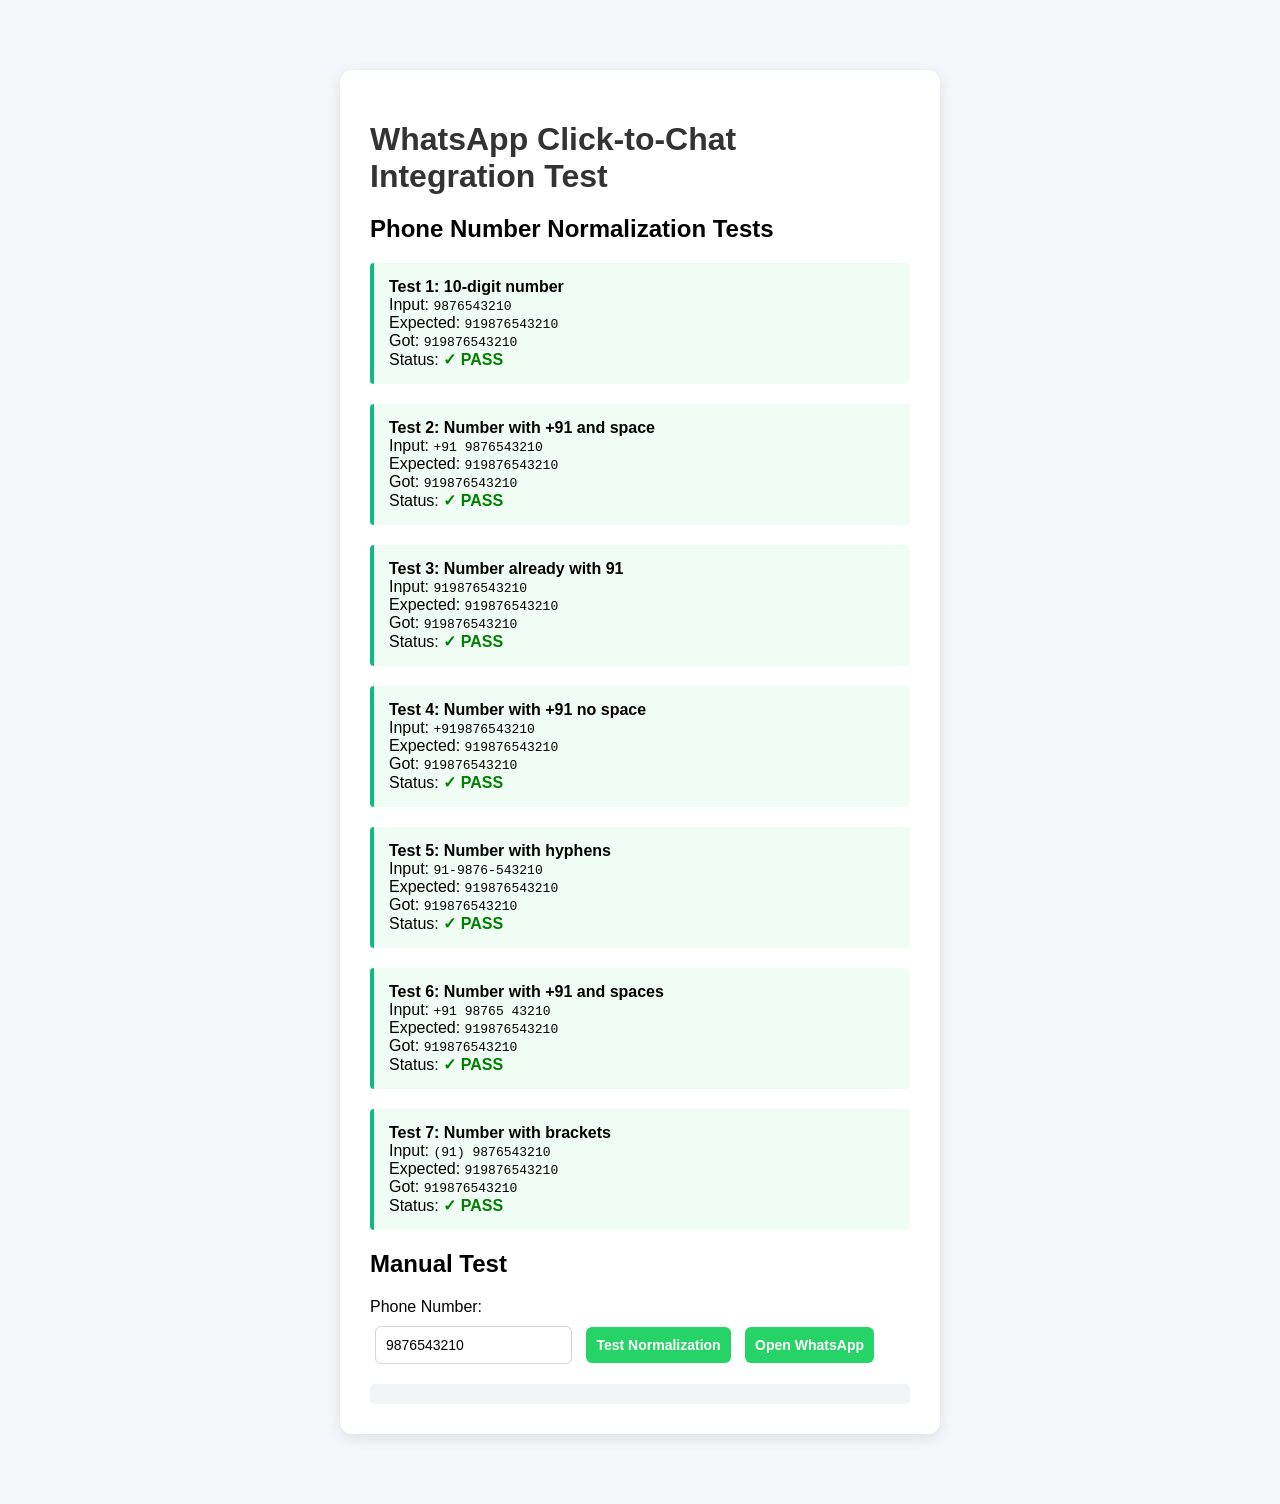
<file: test_whatsapp_integration.html>
<!DOCTYPE html>
<html lang="en">
<head>
  <meta charset="UTF-8">
  <meta name="viewport" content="width=device-width, initial-scale=1.0">
  <title>WhatsApp Integration Test</title>
  <style>
    body {
      font-family: Arial, sans-serif;
      max-width: 600px;
      margin: 50px auto;
      padding: 20px;
      background: #f5f7fb;
    }
    .test-container {
      background: white;
      padding: 30px;
      border-radius: 12px;
      box-shadow: 0 4px 15px rgba(0, 0, 0, 0.1);
    }
    h1 {
      color: #333;
      margin-bottom: 20px;
    }
    .test-case {
      margin: 20px 0;
      padding: 15px;
      background: #f9fafb;
      border-left: 4px solid #2563eb;
      border-radius: 4px;
    }
    .test-case.pass {
      border-left-color: #10b981;
      background: #f0fdf4;
    }
    .test-case.fail {
      border-left-color: #ef4444;
      background: #fef2f2;
    }
    input, button {
      padding: 10px;
      margin: 10px 5px;
      border-radius: 6px;
      border: 1px solid #d1d5db;
      font-size: 14px;
    }
    button {
      background: #25D366;
      color: white;
      border: none;
      cursor: pointer;
      font-weight: 600;
    }
    button:hover {
      background: #20BA5A;
    }
    .result {
      margin-top: 10px;
      padding: 10px;
      background: #f3f4f6;
      border-radius: 4px;
      font-family: monospace;
      font-size: 12px;
    }
  </style>
</head>
<body>
  <div class="test-container">
    <h1>WhatsApp Click-to-Chat Integration Test</h1>
    
    <h2>Phone Number Normalization Tests</h2>
    <div id="testResults"></div>
    
    <h2>Manual Test</h2>
    <div>
      <label>Phone Number:</label><br>
      <input type="text" id="testPhone" placeholder="Enter phone number" value="9876543210">
      <button onclick="testManualPhone()">Test Normalization</button>
      <button onclick="testWhatsAppLink()">Open WhatsApp</button>
      <div id="manualResult" class="result"></div>
    </div>
  </div>

  <script>
    // Copy the normalization function from script.js
    function normalizePhoneForWhatsApp(phoneNumber) {
      if (!phoneNumber || typeof phoneNumber !== 'string') {
        throw new Error('Invalid phone number provided.');
      }

      let cleaned = phoneNumber.trim().replace(/[\s\-\(\)]/g, '');
      
      if (cleaned.startsWith('+')) {
        cleaned = cleaned.substring(1);
      }
      
      if (cleaned.startsWith('91') && cleaned.length === 12) {
        return cleaned;
      }
      
      if (cleaned.length === 10 && /^\d{10}$/.test(cleaned)) {
        return '91' + cleaned;
      }
      
      if (cleaned.startsWith('91')) {
        const number = cleaned.substring(2);
        if (number.length === 10 && /^\d{10}$/.test(number)) {
          return cleaned;
        }
      }
      
      throw new Error('Invalid Indian mobile number. Please use a valid 10-digit number.');
    }

    function generateWhatsAppURL(phoneNumber, message) {
      const normalizedPhone = normalizePhoneForWhatsApp(phoneNumber);
      const encodedMessage = encodeURIComponent(message);
      return `https://wa.me/${normalizedPhone}?text=${encodedMessage}`;
    }

    // Test cases
    const testCases = [
      { input: '9876543210', expected: '919876543210', description: '10-digit number' },
      { input: '+91 9876543210', expected: '919876543210', description: 'Number with +91 and space' },
      { input: '919876543210', expected: '919876543210', description: 'Number already with 91' },
      { input: '+919876543210', expected: '919876543210', description: 'Number with +91 no space' },
      { input: '91-9876-543210', expected: '919876543210', description: 'Number with hyphens' },
      { input: '+91 98765 43210', expected: '919876543210', description: 'Number with +91 and spaces' },
      { input: '(91) 9876543210', expected: '919876543210', description: 'Number with brackets' },
    ];

    function runTests() {
      const resultsDiv = document.getElementById('testResults');
      resultsDiv.innerHTML = '';

      testCases.forEach((test, index) => {
        const testDiv = document.createElement('div');
        testDiv.className = 'test-case';
        
        try {
          const result = normalizePhoneForWhatsApp(test.input);
          const passed = result === test.expected;
          
          testDiv.classList.add(passed ? 'pass' : 'fail');
          testDiv.innerHTML = `
            <strong>Test ${index + 1}: ${test.description}</strong><br>
            Input: <code>${test.input}</code><br>
            Expected: <code>${test.expected}</code><br>
            Got: <code>${result}</code><br>
            Status: <strong style="color: ${passed ? 'green' : 'red'}">${passed ? '✓ PASS' : '✗ FAIL'}</strong>
          `;
        } catch (error) {
          testDiv.classList.add('fail');
          testDiv.innerHTML = `
            <strong>Test ${index + 1}: ${test.description}</strong><br>
            Input: <code>${test.input}</code><br>
            Error: <code>${error.message}</code><br>
            Status: <strong style="color: red">✗ FAIL</strong>
          `;
        }
        
        resultsDiv.appendChild(testDiv);
      });
    }

    function testManualPhone() {
      const phone = document.getElementById('testPhone').value;
      const resultDiv = document.getElementById('manualResult');
      
      try {
        const normalized = normalizePhoneForWhatsApp(phone);
        resultDiv.innerHTML = `
          <strong>Input:</strong> ${phone}<br>
          <strong>Normalized:</strong> ${normalized}<br>
          <strong>Status:</strong> <span style="color: green">✓ Valid</span>
        `;
        resultDiv.style.background = '#f0fdf4';
      } catch (error) {
        resultDiv.innerHTML = `
          <strong>Input:</strong> ${phone}<br>
          <strong>Error:</strong> ${error.message}<br>
          <strong>Status:</strong> <span style="color: red">✗ Invalid</span>
        `;
        resultDiv.style.background = '#fef2f2';
      }
    }

    function testWhatsAppLink() {
      const phone = document.getElementById('testPhone').value;
      const message = `Hello,\n\nYour prescription document from Shri XYZ Clinic is ready.\n\nPlease find your prescription PDF attached to this message.\n\nFor any clarification, please contact the clinic.\n\nThank you.\n\nShri XYZ Clinic`;
      
      try {
        const url = generateWhatsAppURL(phone, message);
        console.log('WhatsApp URL:', url);
        window.open(url, '_blank', 'noopener,noreferrer');
      } catch (error) {
        alert(`Error: ${error.message}`);
      }
    }

    // Run tests on page load
    window.addEventListener('DOMContentLoaded', runTests);
  </script>
</body>
</html>
</file>
